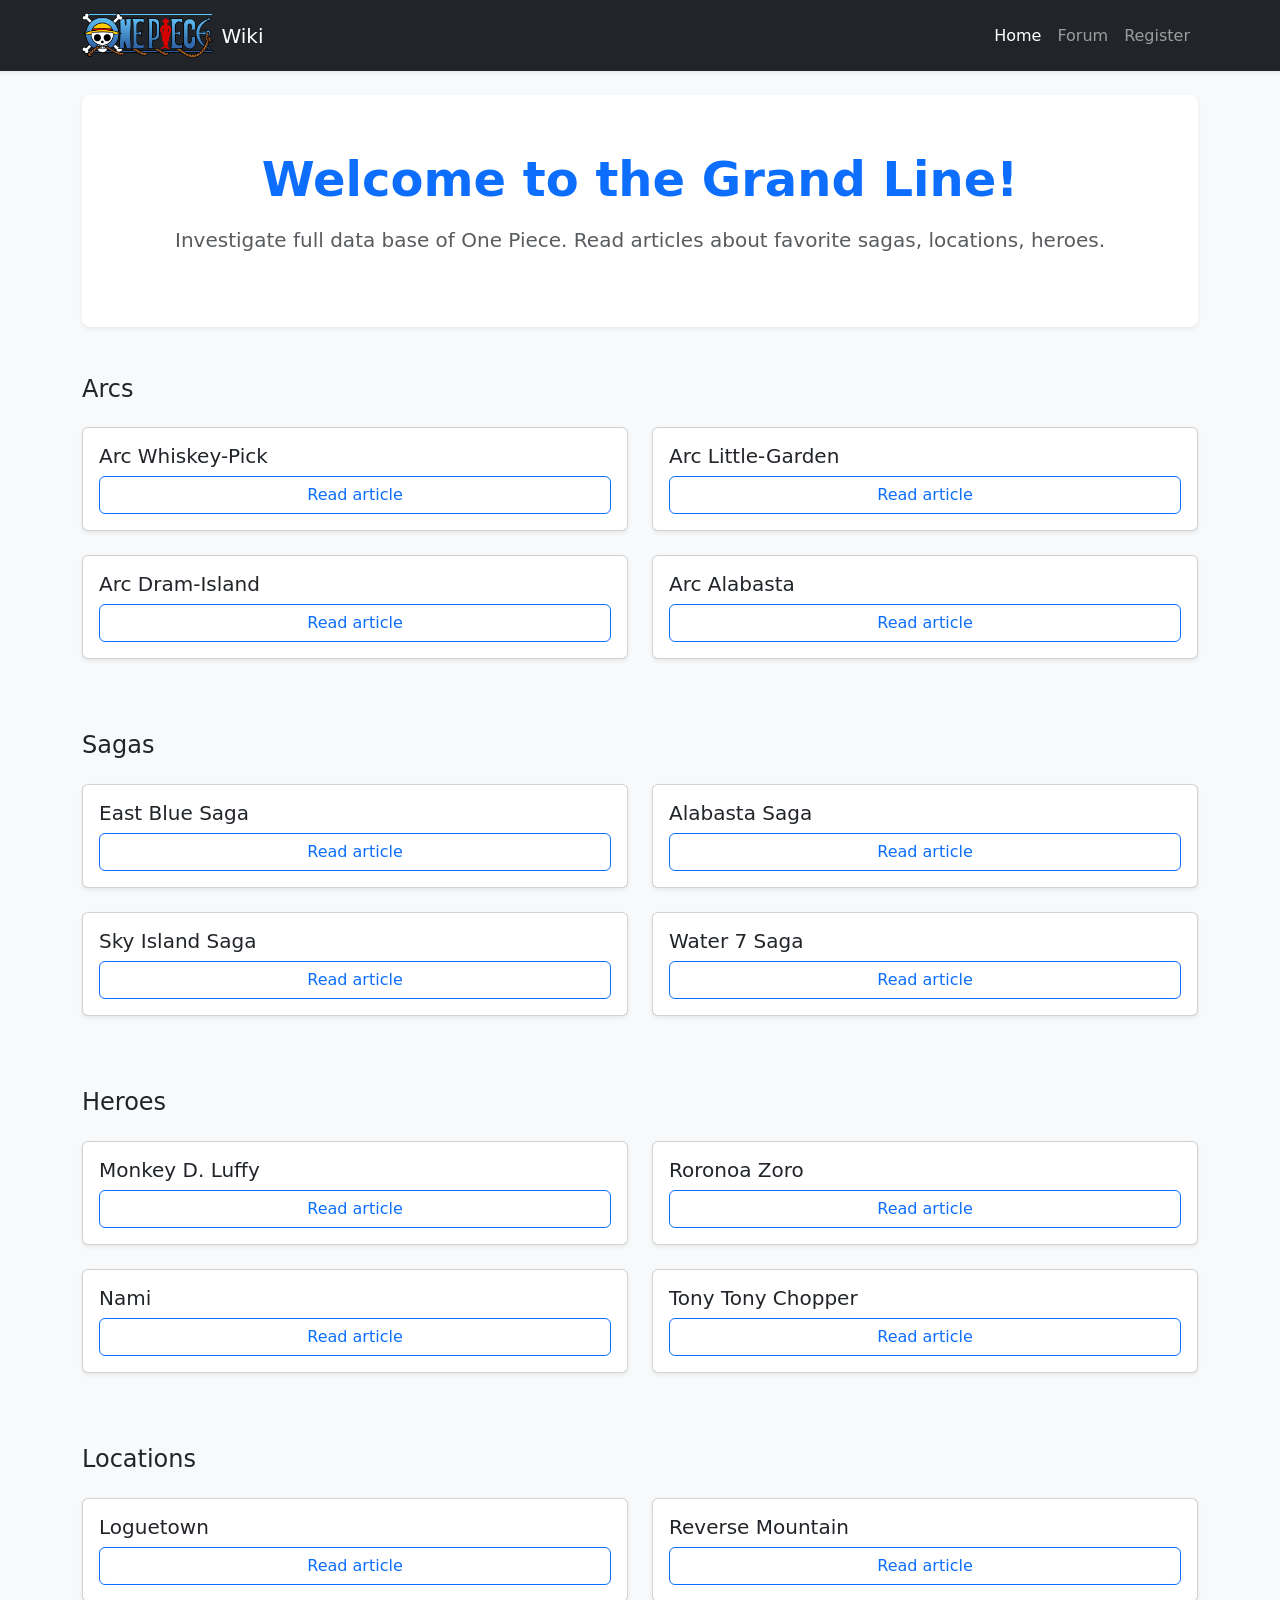
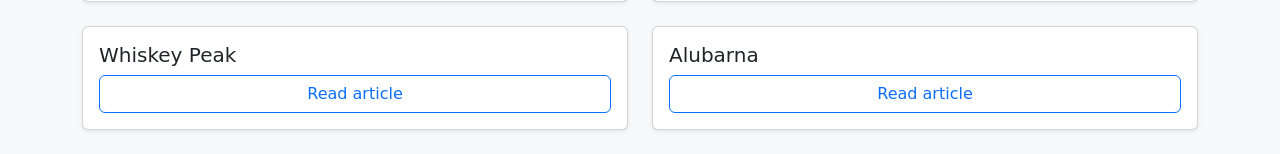
<file: index.html>
<!DOCTYPE html>
<html lang="en">
<head>
    <meta charset="UTF-8">
    <meta name="viewport" content="width=device-width, initial-scale=1.0">
    <title>One Piece Wiki</title>
    <link href="https://cdn.jsdelivr.net/npm/bootstrap@5.3.2/dist/css/bootstrap.min.css" rel="stylesheet">
    <link rel="stylesheet" href="style.css">
</head>
<body class="bg-light">
    <nav class="navbar navbar-expand-lg navbar-dark bg-dark shadow-sm">
        <div class="container">
            <a class="navbar-brand d-flex align-items-center" href="index.html">
                <img src="images/logo.png" alt="One Piece Logo" height="45" class="me-2">
                <span>Wiki</span>
            </a>
            <button class="navbar-toggler" type="button" data-bs-toggle="collapse" data-bs-target="#navbarNav">
                <span class="navbar-toggler-icon"></span>
            </button>
            <div class="collapse navbar-collapse" id="navbarNav">
                <ul class="navbar-nav ms-auto">
                    <li class="nav-item"><a class="nav-link active" href="index.html">Home</a></li>
                    <li class="nav-item"><a class="nav-link" href="forum.html">Forum</a></li>
                    <li class="nav-item"><a class="nav-link" href="register.html">Register</a></li>
                </ul>
            </div>
        </div>
    </nav>

    <main class="container mt-4 mb-5">
        <div class="p-5 mb-4 bg-white rounded-3 shadow-sm border-0">
            <div class="container-fluid py-2 text-center">
                <h1 class="display-5 fw-bold text-primary">Welcome to the Grand Line!</h1>
                <p class="fs-5 text-muted mt-3">Investigate full data base of One Piece. Read articles about favorite sagas, locations, heroes.</p>
            </div>
        </div>

        <h2 class="h4 mt-5 mb-4">Arcs</h2>
        <div class="row">
            <div class="col-md-6 mb-4">
                <div class="card h-100 shadow-sm">
                    <div class="card-body d-flex flex-column">
                        <h5 class="card-title text-dark">Arc Whiskey-Pick</h5>
                        <a href="#" class="btn btn-outline-primary mt-auto w-100">Read article</a>
                    </div>
                </div>
            </div>
            
            <div class="col-md-6 mb-4">
                <div class="card h-100 shadow-sm">
                    <div class="card-body d-flex flex-column">
                        <h5 class="card-title text-dark">Arc Little-Garden</h5>
                        <a href="#" class="btn btn-outline-primary mt-auto w-100">Read article</a>
                    </div>
                </div>
            </div>
            
            <div class="col-md-6 mb-4">
                <div class="card h-100 shadow-sm">
                    <div class="card-body d-flex flex-column">
                        <h5 class="card-title text-dark">Arc Dram-Island</h5>
                        <a href="#" class="btn btn-outline-primary mt-auto w-100">Read article</a>
                    </div>
                </div>
            </div>
            
            <div class="col-md-6 mb-4">
                <div class="card h-100 shadow-sm">
                    <div class="card-body d-flex flex-column">
                        <h5 class="card-title text-dark">Arc Alabasta</h5>
                        <a href="#" class="btn btn-outline-primary mt-auto w-100">Read article</a>
                    </div>
                </div>
            </div>
        </div>
    
        <h2 class="h4 mt-5 mb-4">Sagas</h2>
        <div class="row">
            <div class="col-md-6 mb-4">
                <div class="card h-100 shadow-sm">
                    <div class="card-body d-flex flex-column">
                        <h5 class="card-title text-dark">East Blue Saga</h5>
                        <a href="#" class="btn btn-outline-primary mt-auto w-100">Read article</a>
                    </div>
                </div>
            </div>
            <div class="col-md-6 mb-4">
                <div class="card h-100 shadow-sm">
                    <div class="card-body d-flex flex-column">
                        <h5 class="card-title text-dark">Alabasta Saga</h5>
                        <a href="alabasta.html" class="btn btn-outline-primary mt-auto w-100">Read article</a>
                    </div>
                </div>
            </div>
            <div class="col-md-6 mb-4">
                <div class="card h-100 shadow-sm">
                    <div class="card-body d-flex flex-column">
                        <h5 class="card-title text-dark">Sky Island Saga</h5>
                        <a href="#" class="btn btn-outline-primary mt-auto w-100">Read article</a>
                    </div>
                </div>
            </div>
            <div class="col-md-6 mb-4">
                <div class="card h-100 shadow-sm">
                    <div class="card-body d-flex flex-column">
                        <h5 class="card-title text-dark">Water 7 Saga</h5>
                        <a href="#" class="btn btn-outline-primary mt-auto w-100">Read article</a>
                    </div>
                </div>
            </div>
        </div>

        <h2 class="h4 mt-5 mb-4">Heroes</h2>
        <div class="row">
            <div class="col-md-6 mb-4">
                <div class="card h-100 shadow-sm">
                    <div class="card-body d-flex flex-column">
                        <h5 class="card-title text-dark">Monkey D. Luffy</h5>
                        <a href="luffy.html" class="btn btn-outline-primary mt-auto w-100">Read article</a>
                    </div>
                </div>
            </div>
            <div class="col-md-6 mb-4">
                <div class="card h-100 shadow-sm">
                    <div class="card-body d-flex flex-column">
                        <h5 class="card-title text-dark">Roronoa Zoro</h5>
                        <a href="#" class="btn btn-outline-primary mt-auto w-100">Read article</a>
                    </div>
                </div>
            </div>
            <div class="col-md-6 mb-4">
                <div class="card h-100 shadow-sm">
                    <div class="card-body d-flex flex-column">
                        <h5 class="card-title text-dark">Nami</h5>
                        <a href="#" class="btn btn-outline-primary mt-auto w-100">Read article</a>
                    </div>
                </div>
            </div>
            <div class="col-md-6 mb-4">
                <div class="card h-100 shadow-sm">
                    <div class="card-body d-flex flex-column">
                        <h5 class="card-title text-dark">Tony Tony Chopper</h5>
                        <a href="#" class="btn btn-outline-primary mt-auto w-100">Read article</a>
                    </div>
                </div>
            </div>
        </div>

        <h2 class="h4 mt-5 mb-4">Locations</h2>
        <div class="row">
            <div class="col-md-6 mb-4">
                <div class="card h-100 shadow-sm">
                    <div class="card-body d-flex flex-column">
                        <h5 class="card-title text-dark">Loguetown</h5>
                        <a href="#" class="btn btn-outline-primary mt-auto w-100">Read article</a>
                    </div>
                </div>
            </div>
            <div class="col-md-6 mb-4">
                <div class="card h-100 shadow-sm">
                    <div class="card-body d-flex flex-column">
                        <h5 class="card-title text-dark">Reverse Mountain</h5>
                        <a href="#" class="btn btn-outline-primary mt-auto w-100">Read article</a>
                    </div>
                </div>
            </div>
            <div class="col-md-6 mb-4">
                <div class="card h-100 shadow-sm">
                    <div class="card-body d-flex flex-column">
                        <h5 class="card-title text-dark">Whiskey Peak</h5>
                        <a href="#" class="btn btn-outline-primary mt-auto w-100">Read article</a>
                    </div>
                </div>
            </div>
            <div class="col-md-6 mb-4">
                <div class="card h-100 shadow-sm">
                    <div class="card-body d-flex flex-column">
                        <h5 class="card-title text-dark">Alubarna</h5>
                        <a href="#" class="btn btn-outline-primary mt-auto w-100">Read article</a>
                    </div>
                </div>
            </div>
        </div>
        
    <div id="custom-toast" style="display: none; position: fixed; bottom: 20px; right: 20px; background-color: #d05a3b; color: white; padding: 15px 25px; border-radius: 8px; box-shadow: 0 4px 12px rgba(0,0,0,0.15); z-index: 1050; font-weight: bold;">
        Oops! Article is not available now!
    </div>

    </main>
    
    <script src="https://cdn.jsdelivr.net/npm/bootstrap@5.3.2/dist/js/bootstrap.bundle.min.js"></script>
    <script src="https://code.jquery.com/jquery-3.6.0.min.js"></script>
    <script src="script.js"></script>
</body>
</html>
</file>
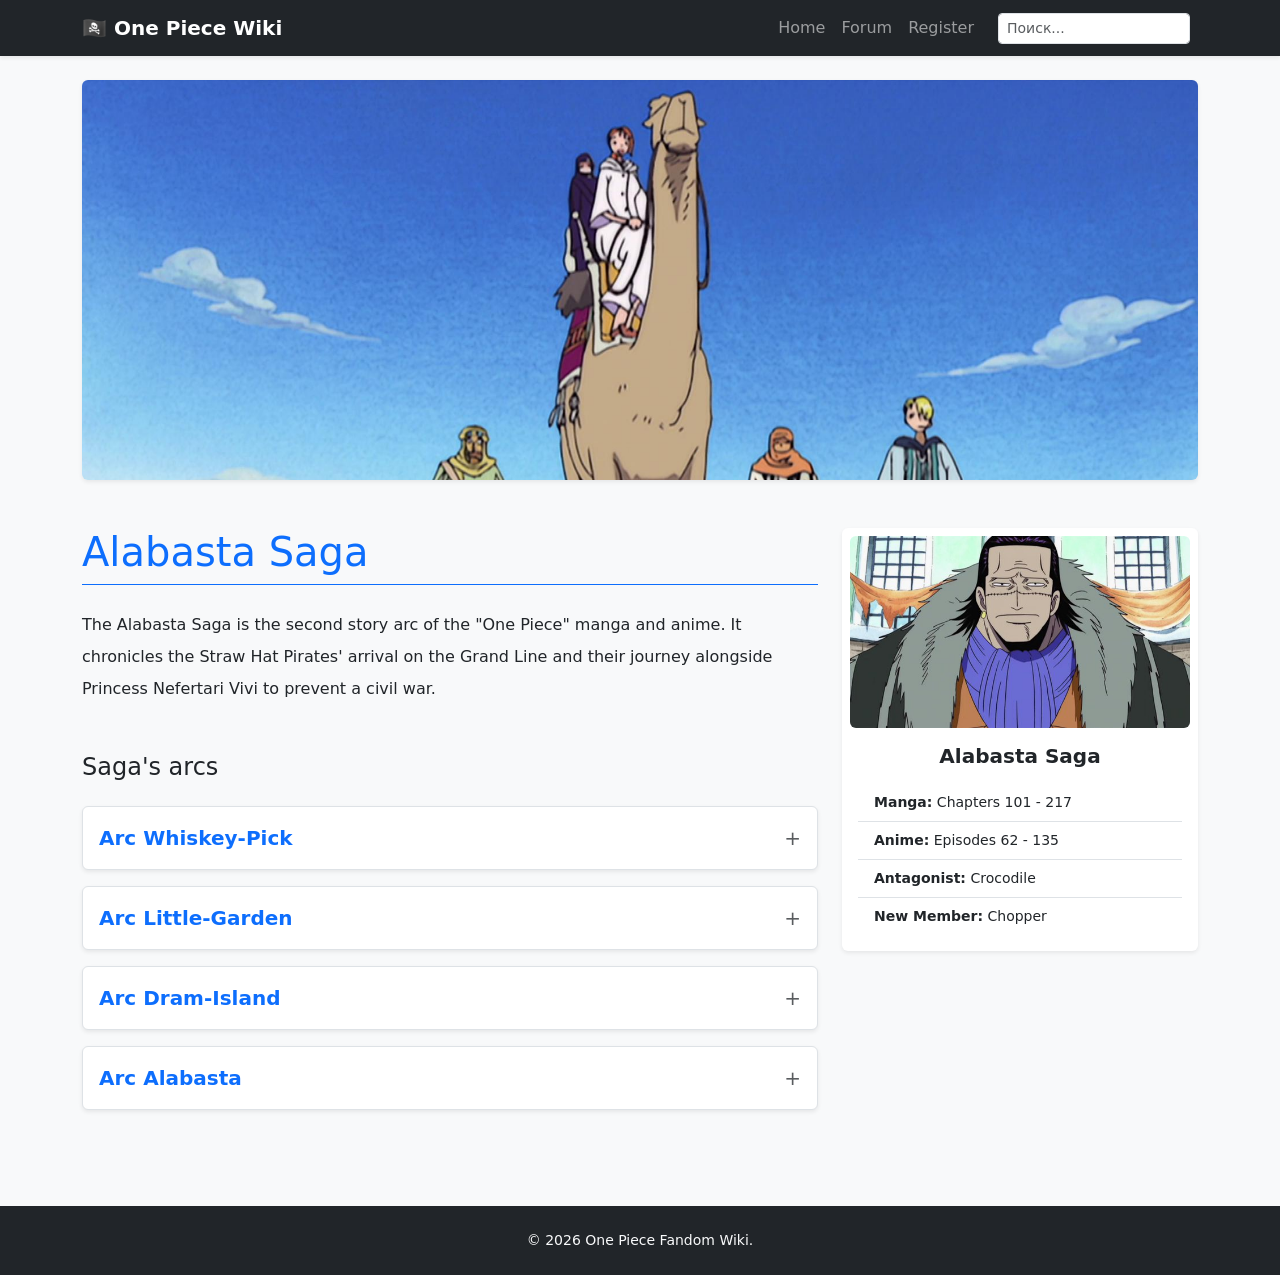
<file: alabasta.html>
<!DOCTYPE html>
<html lang="en">
<head>
    <meta charset="UTF-8">
    <meta name="viewport" content="width=device-width, initial-scale=1.0">
    <title>One Piece Wiki</title>
    <link href="https://cdn.jsdelivr.net/npm/bootstrap@5.3.2/dist/css/bootstrap.min.css" rel="stylesheet">
    <link rel="stylesheet" href="style.css">
</head>
<body class="bg-light">

    <nav class="navbar navbar-expand-lg navbar-dark bg-dark shadow-sm">
        <div class="container">
            <a class="navbar-brand fw-bold" href="index.html">🏴‍☠️ One Piece Wiki</a>
            <button class="navbar-toggler" type="button" data-bs-toggle="collapse" data-bs-target="#navbarNav">
                <span class="navbar-toggler-icon"></span>
            </button>
            <div class="collapse navbar-collapse" id="navbarNav">
                <ul class="navbar-nav ms-auto">
                    <li class="nav-item"><a class="nav-link" href="index.html">Home</a></li>
                    <li class="nav-item"><a class="nav-link" href="forum.html">Forum</a></li>
                    <li class="nav-item"><a class="nav-link" href="register.html">Register</a></li>
                </ul>
                <form class="d-flex ms-3">
                    <input class="form-control me-2 form-control-sm" type="search" placeholder="Поиск...">
                </form>
            </div>
        </div>
    </nav>

    <main class="container mt-4 mb-5">
        
        <div id="alabastaCarousel" class="carousel slide mb-5 shadow-sm rounded overflow-hidden" data-bs-ride="carousel">
            <div class="carousel-inner">
                <div class="carousel-item active">
                    <img src="images/alabasta.jpg" class="d-block w-100 carousel-img" alt="Пустыня Алабасты" style="height: 400px; object-fit: cover;">
                </div>
            </div>
        </div>

        <div class="row">
            
            <div class="col-lg-8">
                <h1 class="mb-4 text-primary border-bottom border-primary pb-2">Alabasta Saga</h1>
                <p class="mb-4 lh-lg">The Alabasta Saga is the second story arc of the "One Piece" manga and anime. It chronicles the Straw Hat Pirates' arrival on the Grand Line and their journey alongside Princess Nefertari Vivi to prevent a civil war.</p>
                
                <h2 class="h4 mt-5 mb-4">Saga's arcs</h2>
                
                <div class="custom-accordion mb-5" id="sagasAccordion">
                    
                    <div class="accordion-item bg-white shadow-sm mb-3 rounded border">
                        <div class="accordion-header d-flex justify-content-between align-items-center p-3" style="cursor: pointer;">
                            <h5 class="m-0 text-primary fw-bold">Arc Whiskey-Pick</h5>
                            <span class="fs-5 toggle-icon text-muted">+</span>
                        </div>
                        <div class="accordion-content" style="display: none;">
                            <div class="p-3 border-top text-muted small">
                                Meeting the Baroque Works bounty hunters and the revelation of Vivi's true identity.
                                <div class="mt-3">
                                    <a href="#" class="btn btn-outline-primary w-100 btn-sm">Read article</a>
                                </div>
                            </div>
                        </div>
                    </div>

                    <div class="accordion-item bg-white shadow-sm mb-3 rounded border">
                        <div class="accordion-header d-flex justify-content-between align-items-center p-3" style="cursor: pointer;">
                            <h5 class="m-0 text-primary fw-bold">Arc Little-Garden</h5>
                            <span class="fs-5 toggle-icon text-muted">+</span>
                        </div>
                        <div class="accordion-content" style="display: none;">
                            <div class="p-3 border-top text-muted small">
                                A prehistoric island where the crew encounters two battling giants, Dorry and Brogy.
                                <div class="mt-3">
                                    <a href="#" class="btn btn-outline-primary w-100 btn-sm">Read article</a>
                                </div>
                            </div>
                        </div>
                    </div>

                    <div class="accordion-item bg-white shadow-sm mb-3 rounded border">
                        <div class="accordion-header d-flex justify-content-between align-items-center p-3" style="cursor: pointer;">
                            <h5 class="m-0 text-primary fw-bold">Arc Dram-Island</h5>
                            <span class="fs-5 toggle-icon text-muted">+</span>
                        </div>
                        <div class="accordion-content" style="display: none;">
                            <div class="p-3 border-top text-muted small">
                                Winter Island. Tony Tony Chopper, a doctor, joins the Straw Hat Pirates.
                                <div class="mt-3">
                                    <a href="#" class="btn btn-outline-primary w-100 btn-sm">Read article</a>
                                </div>
                            </div>
                        </div>
                    </div>

                    <div class="accordion-item bg-white shadow-sm mb-3 rounded border">
                        <div class="accordion-header d-flex justify-content-between align-items-center p-3" style="cursor: pointer;">
                            <h5 class="m-0 text-primary fw-bold">Arc Alabasta</h5>
                            <span class="fs-5 toggle-icon text-muted">+</span>
                        </div>
                        <div class="accordion-content" style="display: none;">
                            <div class="p-3 border-top text-muted small">
                                The climax of the saga. A massive battle against Crocodile in the desert kingdom.
                                <div class="mt-3">
                                    <a href="alabasta.html" class="btn btn-primary w-100 btn-sm">Read article</a>
                                </div>
                            </div>
                        </div>
                    </div>

                </div>
            </div>

            <div class="col-lg-4">
                <aside class="card shadow-sm mb-4 border-0 bg-white">
                    <div class="p-2">
                        <img src="images/crocodile.jpg" class="card-img-top rounded" alt="Постер саги">
                    </div>
                    <div class="card-body pt-2">
                        <h3 class="card-title h5 text-center mb-3 fw-bold">Alabasta Saga</h3>
                        <ul class="list-group list-group-flush small">
                            <li class="list-group-item"><strong>Manga:</strong> Chapters 101 - 217</li>
                            <li class="list-group-item"><strong>Anime:</strong> Episodes 62 - 135</li>
                            <li class="list-group-item"><strong>Antagonist:</strong> Crocodile</li>
                            <li class="list-group-item"><strong>New Member:</strong> Chopper</li>
                        </ul>
                    </div>
                </aside>
            </div>
            
        </div>
    
    <div id="custom-toast" style="display: none; position: fixed; bottom: 20px; right: 20px; background-color: #d05a3b; color: white; padding: 15px 25px; border-radius: 8px; box-shadow: 0 4px 12px rgba(0,0,0,0.15); z-index: 1050; font-weight: bold;">
        Oops! Article is not available now!
    </div>
    
    </main>

    <footer class="bg-dark text-center py-4 mt-auto text-light">
        <p class="mb-0 small">&copy; 2026 One Piece Fandom Wiki.</p>
    </footer>

    <script src="https://cdn.jsdelivr.net/npm/bootstrap@5.3.2/dist/js/bootstrap.bundle.min.js"></script>
    <script src="https://code.jquery.com/jquery-3.6.0.min.js"></script>
    <script src="script.js"></script>
</body>
</html>
</file>
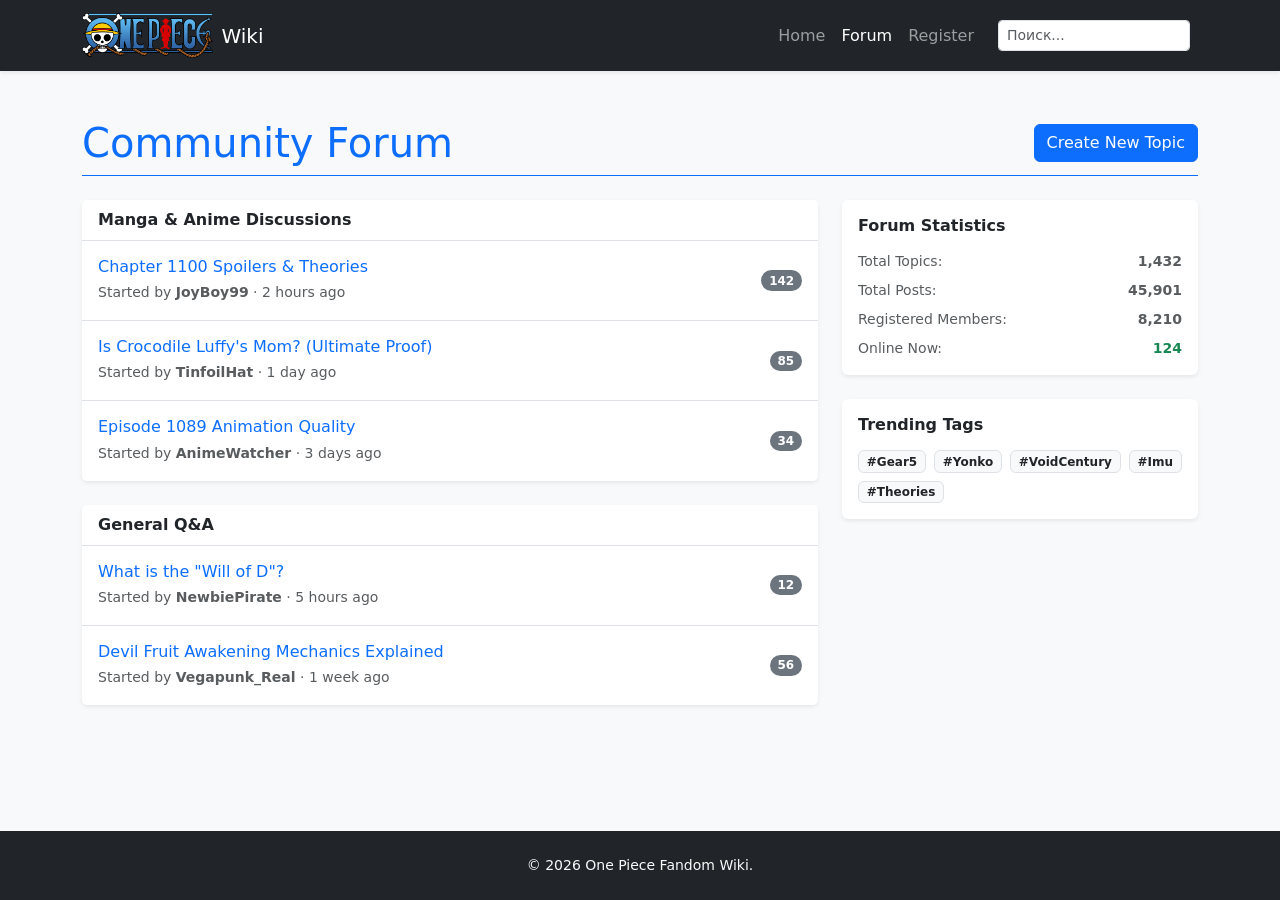
<file: forum.html>
<!DOCTYPE html>
<html lang="en">
<head>
    <meta charset="UTF-8">
    <meta name="viewport" content="width=device-width, initial-scale=1.0">
    <title>One Piece Wiki</title>
    <link href="https://cdn.jsdelivr.net/npm/bootstrap@5.3.2/dist/css/bootstrap.min.css" rel="stylesheet">
    <link rel="stylesheet" href="style.css">
</head>
<body class="bg-light">

    <nav class="navbar navbar-expand-lg navbar-dark bg-dark shadow-sm">
        <div class="container">
            <a class="navbar-brand d-flex align-items-center" href="index.html">
                <img src="images/logo.png" alt="One Piece Logo" height="45" class="me-2">
                <span>Wiki</span>
            </a>
            <button class="navbar-toggler" type="button" data-bs-toggle="collapse" data-bs-target="#navbarNav">
                <span class="navbar-toggler-icon"></span>
            </button>
            <div class="collapse navbar-collapse" id="navbarNav">
                <ul class="navbar-nav ms-auto">
                    <li class="nav-item"><a class="nav-link" href="index.html">Home</a></li>
                    <li class="nav-item"><a class="nav-link active" href="forum.html">Forum</a></li>
                    <li class="nav-item"><a class="nav-link" href="register.html">Register</a></li>
                </ul>
                <form class="d-flex ms-3">
                    <input class="form-control me-2 form-control-sm" type="search" placeholder="Поиск...">
                </form>
            </div>
        </div>
    </nav>

    <main class="container mt-5 mb-5">
        <div class="row">
            <div class="col-12">
                <div class="d-flex justify-content-between align-items-center mb-4 border-bottom border-primary pb-2">
                    <h1 class="text-primary m-0">Community Forum</h1>
                    <button class="btn btn-primary" id="createNewTopicBtn" data-bs-toggle="modal" data-bs-target="#newTopicModal">Create New Topic</button>
                </div>
            </div>
        </div>

        <div class="row">
            <div class="col-lg-8">
                <div class="card shadow-sm mb-4 border-0">
                    <div class="card-header bg-white border-bottom fw-bold text-dark">
                        Manga & Anime Discussions
                    </div>
                    <div class="list-group list-group-flush">
                        <a href="#" class="list-group-item list-group-item-action d-flex justify-content-between align-items-center py-3">
                            <div>
                                <h6 class="mb-1 text-primary">Chapter 1100 Spoilers & Theories</h6>
                                <small class="text-muted">Started by <strong>JoyBoy99</strong> · 2 hours ago</small>
                            </div>
                            <span class="badge bg-secondary rounded-pill">142</span>
                        </a>
                        <a href="#" class="list-group-item list-group-item-action d-flex justify-content-between align-items-center py-3">
                            <div>
                                <h6 class="mb-1 text-primary">Is Crocodile Luffy's Mom? (Ultimate Proof)</h6>
                                <small class="text-muted">Started by <strong>TinfoilHat</strong> · 1 day ago</small>
                            </div>
                            <span class="badge bg-secondary rounded-pill">85</span>
                        </a>
                        <a href="#" class="list-group-item list-group-item-action d-flex justify-content-between align-items-center py-3">
                            <div>
                                <h6 class="mb-1 text-primary">Episode 1089 Animation Quality</h6>
                                <small class="text-muted">Started by <strong>AnimeWatcher</strong> · 3 days ago</small>
                            </div>
                            <span class="badge bg-secondary rounded-pill">34</span>
                        </a>
                    </div>
                </div>

                <div class="card shadow-sm mb-4 border-0">
                    <div class="card-header bg-white border-bottom fw-bold text-dark">
                        General Q&A
                    </div>
                    <div class="list-group list-group-flush">
                        <a href="#" class="list-group-item list-group-item-action d-flex justify-content-between align-items-center py-3">
                            <div>
                                <h6 class="mb-1 text-primary">What is the "Will of D"?</h6>
                                <small class="text-muted">Started by <strong>NewbiePirate</strong> · 5 hours ago</small>
                            </div>
                            <span class="badge bg-secondary rounded-pill">12</span>
                        </a>
                        <a href="#" class="list-group-item list-group-item-action d-flex justify-content-between align-items-center py-3">
                            <div>
                                <h6 class="mb-1 text-primary">Devil Fruit Awakening Mechanics Explained</h6>
                                <small class="text-muted">Started by <strong>Vegapunk_Real</strong> · 1 week ago</small>
                            </div>
                            <span class="badge bg-secondary rounded-pill">56</span>
                        </a>
                    </div>
                </div>
            </div>

            <div class="col-lg-4">
                <div class="card shadow-sm mb-4 border-0">
                    <div class="card-body">
                        <h5 class="card-title h6 fw-bold mb-3">Forum Statistics</h5>
                        <ul class="list-unstyled mb-0 small text-muted">
                            <li class="d-flex justify-content-between mb-2"><span>Total Topics:</span> <strong>1,432</strong></li>
                            <li class="d-flex justify-content-between mb-2"><span>Total Posts:</span> <strong>45,901</strong></li>
                            <li class="d-flex justify-content-between mb-2"><span>Registered Members:</span> <strong>8,210</strong></li>
                            <li class="d-flex justify-content-between"><span>Online Now:</span> <strong class="text-success">124</strong></li>
                        </ul>
                    </div>
                </div>

                <div class="card shadow-sm border-0">
                    <div class="card-body">
                        <h5 class="card-title h6 fw-bold mb-3">Trending Tags</h5>
                        <div class="d-flex flex-wrap gap-2">
                            <span class="badge bg-light text-dark border">#Gear5</span>
                            <span class="badge bg-light text-dark border">#Yonko</span>
                            <span class="badge bg-light text-dark border">#VoidCentury</span>
                            <span class="badge bg-light text-dark border">#Imu</span>
                            <span class="badge bg-light text-dark border">#Theories</span>
                        </div>
                    </div>
                </div>
            </div>
        </div>
    </main>

    <div class="modal fade" id="newTopicModal" tabindex="-1" aria-labelledby="newTopicModalLabel" aria-hidden="true">
        <div class="modal-dialog modal-lg">
            <div class="modal-content border-0 shadow">
                <div class="modal-header bg-light border-bottom-0">
                    <h5 class="modal-title text-primary fw-bold" id="newTopicModalLabel">Create a New Topic</h5>
                    <button type="button" class="btn-close" data-bs-dismiss="modal" aria-label="Close"></button>
                </div>
                <div class="modal-body p-4">
                    <form id="newTopicForm">
                        <div class="mb-3">
                            <label for="topicTitle" class="form-label fw-semibold">Topic Title</label>
                            <input type="text" class="form-control" id="topicTitle" placeholder="Keep it clear and concise..." required>
                        </div>
                        <div class="mb-3">
                            <label for="topicCategory" class="form-label fw-semibold">Category</label>
                            <select class="form-select" id="topicCategory" required>
                                <option value="" selected disabled>Select category</option>
                                <option value="manga">Manga & Anime Discussions</option>
                                <option value="theories">Theories & Speculations</option>
                                <option value="qa">General Q&A</option>
                            </select>
                        </div>
                        <div class="mb-4">
                            <label for="topicContent" class="form-label fw-semibold">Message</label>
                            <textarea class="form-control" id="topicContent" rows="6" placeholder="What's on your mind?" required></textarea>
                        </div>
                    </form>
                </div>
                <div class="modal-footer border-top-0 bg-light">
                    <button type="button" class="btn btn-outline-secondary" data-bs-dismiss="modal">Cancel</button>
                    <button type="button" class="btn btn-primary px-4" id="submitTopicBtn">Post Topic</button>
                </div>
            </div>
        </div>
    </div>

    <footer class="bg-dark text-center py-4 mt-auto text-light">
        <p class="mb-0 small">&copy; 2026 One Piece Fandom Wiki.</p>
    </footer>

    <script src="https://cdn.jsdelivr.net/npm/bootstrap@5.3.2/dist/js/bootstrap.bundle.min.js"></script>
    <script src="https://code.jquery.com/jquery-3.6.0.min.js"></script>
    <script src="script.js"></script>
</body>
</html>
</file>
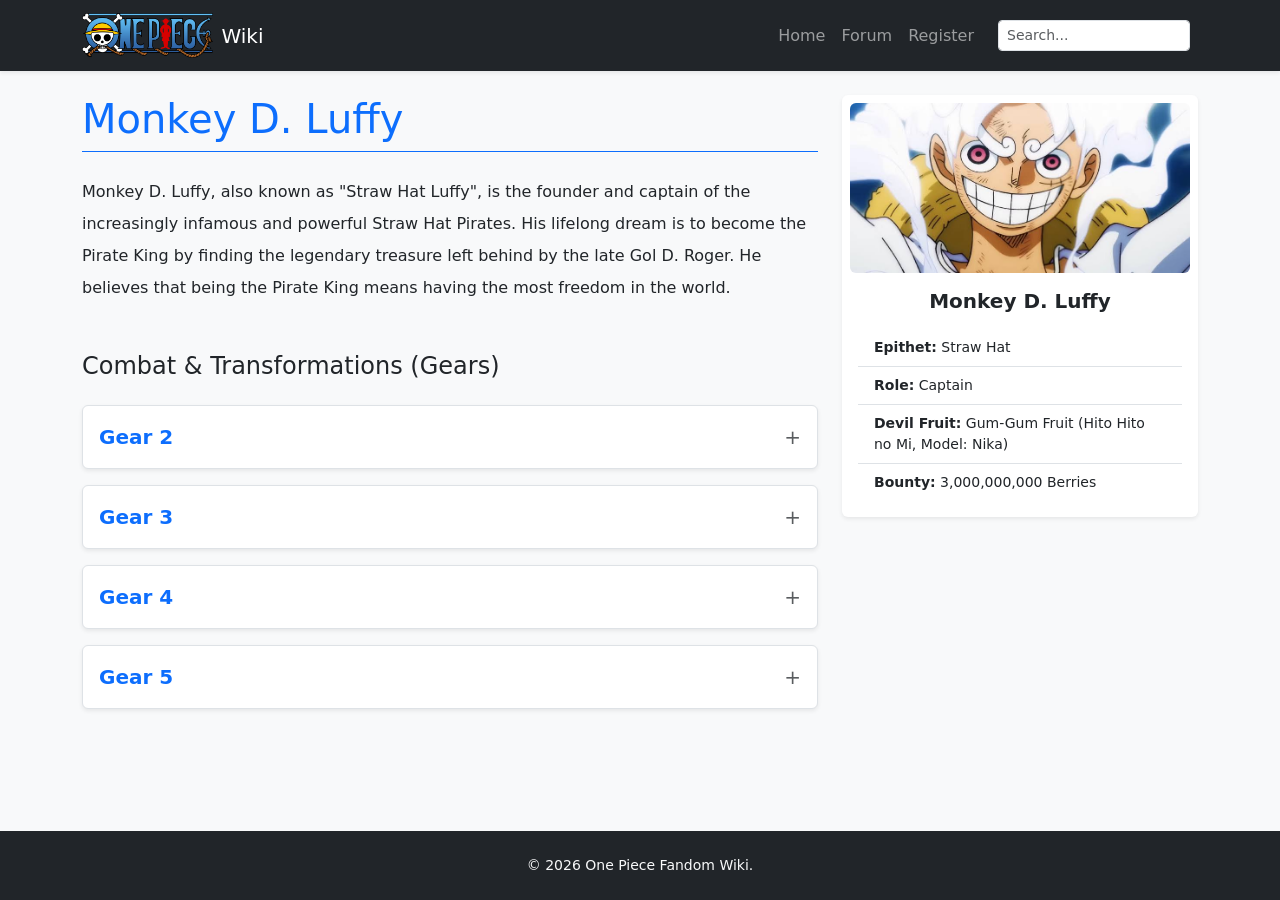
<file: luffy.html>
<!DOCTYPE html>
<html lang="en">
<head>
    <meta charset="UTF-8">
    <meta name="viewport" content="width=device-width, initial-scale=1.0">
    <title>One Piece Wiki</title>
    <link href="https://cdn.jsdelivr.net/npm/bootstrap@5.3.2/dist/css/bootstrap.min.css" rel="stylesheet">
    <link rel="stylesheet" href="style.css">
</head>
<body class="bg-light">
    
    <nav class="navbar navbar-expand-lg navbar-dark bg-dark shadow-sm">
        <div class="container">
            <a class="navbar-brand d-flex align-items-center" href="index.html">
                <img src="images/logo.png" alt="One Piece Logo" height="45" class="me-2">
                <span>Wiki</span>
            </a>
            <button class="navbar-toggler" type="button" data-bs-toggle="collapse" data-bs-target="#navbarNav">
                <span class="navbar-toggler-icon"></span>
            </button>
            <div class="collapse navbar-collapse" id="navbarNav">
                <ul class="navbar-nav ms-auto">
                    <li class="nav-item"><a class="nav-link" href="index.html">Home</a></li>
                    <li class="nav-item"><a class="nav-link" href="forum.html">Forum</a></li>
                    <li class="nav-item"><a class="nav-link" href="register.html">Register</a></li>
                </ul>
                <form class="d-flex ms-3">
                    <input class="form-control me-2 form-control-sm" type="search" placeholder="Search...">
                </form>
            </div>
        </div>
    </nav>

    <main class="container mt-4 mb-5">
        <div class="row">
            
            <div class="col-lg-8">
                <h1 class="mb-4 text-primary border-bottom border-primary pb-2">Monkey D. Luffy</h1>
                <p class="mb-4 lh-lg">Monkey D. Luffy, also known as "Straw Hat Luffy", is the founder and captain of the increasingly infamous and powerful Straw Hat Pirates. His lifelong dream is to become the Pirate King by finding the legendary treasure left behind by the late Gol D. Roger. He believes that being the Pirate King means having the most freedom in the world.</p>
                
                <h2 class="h4 mt-5 mb-4">Combat & Transformations (Gears)</h2>
                
                <div class="custom-accordion mb-5" id="gearsAccordion">
                    
                    <div class="accordion-item bg-white shadow-sm mb-3 rounded border">
                        <div class="accordion-header d-flex justify-content-between align-items-center p-3" style="cursor: pointer;">
                            <h5 class="m-0 text-primary fw-bold">Gear 2</h5>
                            <span class="fs-5 toggle-icon text-muted">+</span>
                        </div>
                        <div class="accordion-content" style="display: none;">
                            <div class="p-3 border-top text-muted small">
                                This technique involves Luffy speeding up the blood flow in all or selected body parts, providing him with much more speed and power.
                                <div class="mt-3">
                                    <a href="#" class="btn btn-outline-primary w-100 btn-sm">Read article</a>
                                </div>
                            </div>
                        </div>
                    </div>

                    <div class="accordion-item bg-white shadow-sm mb-3 rounded border">
                        <div class="accordion-header d-flex justify-content-between align-items-center p-3" style="cursor: pointer;">
                            <h5 class="m-0 text-primary fw-bold">Gear 3</h5>
                            <span class="fs-5 toggle-icon text-muted">+</span>
                        </div>
                        <div class="accordion-content" style="display: none;">
                            <div class="p-3 border-top text-muted small">
                                Luffy bites his thumb and blows air into his bones, inflating his body parts to massive proportions, giving his attacks the power of a giant.
                                <div class="mt-3">
                                    <a href="#" class="btn btn-outline-primary w-100 btn-sm">Read article</a>
                                </div>
                            </div>
                        </div>
                    </div>

                    <div class="accordion-item bg-white shadow-sm mb-3 rounded border">
                        <div class="accordion-header d-flex justify-content-between align-items-center p-3" style="cursor: pointer;">
                            <h5 class="m-0 text-primary fw-bold">Gear 4</h5>
                            <span class="fs-5 toggle-icon text-muted">+</span>
                        </div>
                        <div class="accordion-content" style="display: none;">
                            <div class="p-3 border-top text-muted small">
                                Coating his arms in Busoshoku Haki before biting into his forearm, Luffy inflates his muscular structure, increasing his elasticity and tension to incredible extremes.
                                <div class="mt-3">
                                    <a href="#" class="btn btn-outline-primary w-100 btn-sm">Read article</a>
                                </div>
                            </div>
                        </div>
                    </div>

                    <div class="accordion-item bg-white shadow-sm mb-3 rounded border">
                        <div class="accordion-header d-flex justify-content-between align-items-center p-3" style="cursor: pointer;">
                            <h5 class="m-0 text-primary fw-bold">Gear 5</h5>
                            <span class="fs-5 toggle-icon text-muted">+</span>
                        </div>
                        <div class="accordion-content" style="display: none;">
                            <div class="p-3 border-top text-muted small">
                                The awakened form of the Hito Hito no Mi, Model: Nika. It grants Luffy unparalleled freedom in combat, allowing him to fight however he pleases and turn his surroundings into rubber.
                                <div class="mt-3">
                                    <a href="#" class="btn btn-outline-primary w-100 btn-sm">Read article</a>
                                </div>
                            </div>
                        </div>
                    </div>
                </div>
            </div>

            <div class="col-lg-4">
                <aside class="card shadow-sm mb-4 border-0 bg-white">
                    <div class="p-2">
                        <img src="images/luffy.jpg" class="card-img-top rounded" alt="Monkey D. Luffy">
                    </div>
                    <div class="card-body pt-2">
                        <h3 class="card-title h5 text-center mb-3 fw-bold">Monkey D. Luffy</h3>
                        <ul class="list-group list-group-flush small">
                            <li class="list-group-item"><strong>Epithet:</strong> Straw Hat</li>
                            <li class="list-group-item"><strong>Role:</strong> Captain</li>
                            <li class="list-group-item"><strong>Devil Fruit:</strong> Gum-Gum Fruit (Hito Hito no Mi, Model: Nika)</li>
                            <li class="list-group-item"><strong>Bounty:</strong> 3,000,000,000 Berries</li>
                        </ul>
                    </div>
                </aside>
            </div>
            
        </div>

        <div id="custom-toast" style="display: none; position: fixed; bottom: 20px; right: 20px; background-color: #d05a3b; color: white; padding: 15px 25px; border-radius: 8px; box-shadow: 0 4px 12px rgba(0,0,0,0.15); z-index: 1050; font-weight: bold;">
            Oops! Article is not available now!
        </div>
        
    </main>

    <footer class="bg-dark text-center py-4 mt-auto text-light">
        <p class="mb-0 small">&copy; 2026 One Piece Fandom Wiki.</p>
    </footer>

    <script src="https://cdn.jsdelivr.net/npm/bootstrap@5.3.2/dist/js/bootstrap.bundle.min.js"></script>
    <script src="https://code.jquery.com/jquery-3.6.0.min.js"></script>
    <script src="script.js"></script>
</body>
</html>
</file>
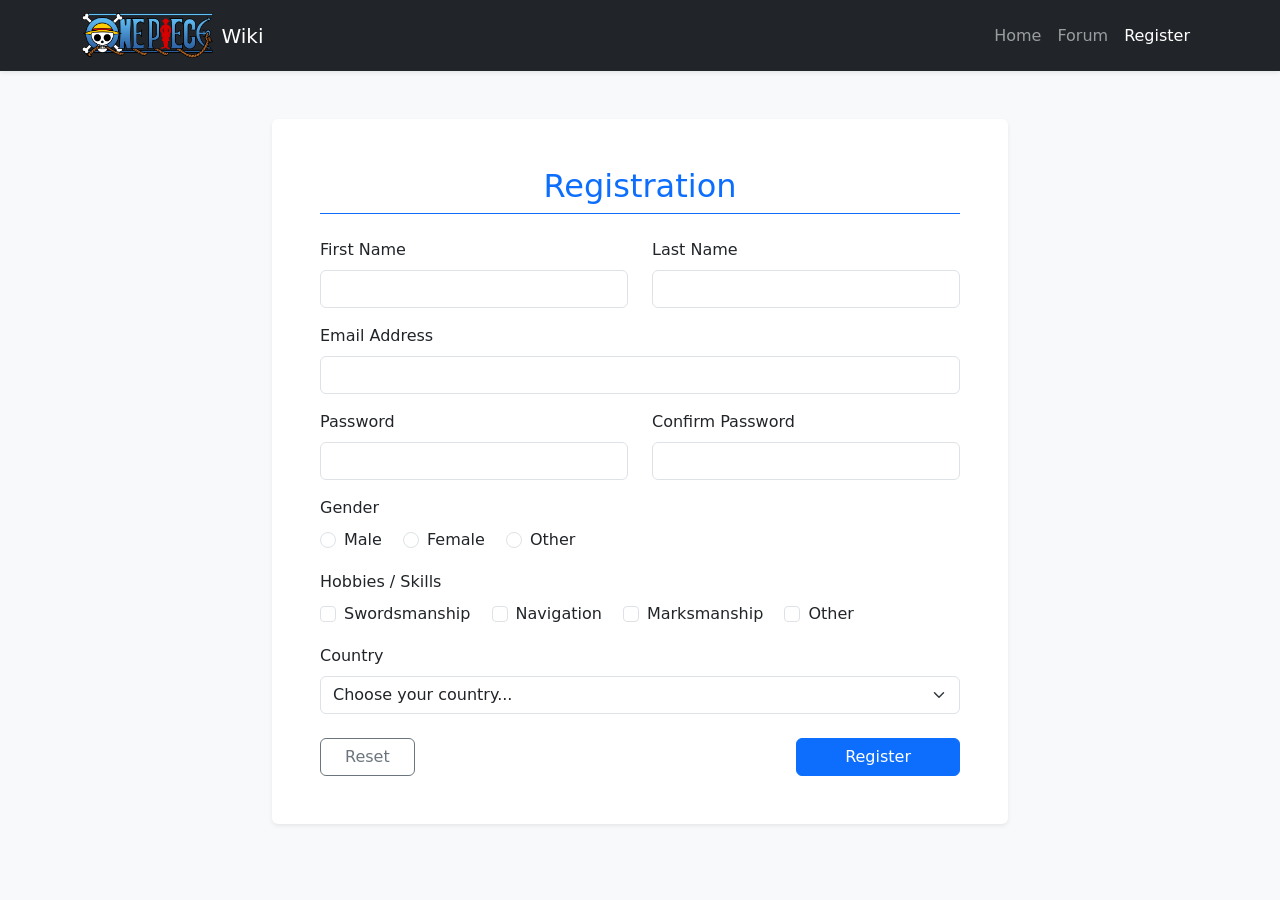
<file: register.html>
<!DOCTYPE html>
<html lang="en">
<head>
    <meta charset="UTF-8">
    <meta name="viewport" content="width=device-width, initial-scale=1.0">
    <title>One Piece Wiki</title>
    <link href="https://cdn.jsdelivr.net/npm/bootstrap@5.3.2/dist/css/bootstrap.min.css" rel="stylesheet">
    <link rel="stylesheet" href="style.css">
</head>
<body class="bg-light">
    <nav class="navbar navbar-expand-lg navbar-dark bg-dark shadow-sm">
        <div class="container">
            <a class="navbar-brand d-flex align-items-center" href="index.html">
                <img src="images/logo.png" alt="One Piece Logo" height="45" class="me-2">
                <span>Wiki</span>
            </a>
            <button class="navbar-toggler" type="button" data-bs-toggle="collapse" data-bs-target="#navbarNav">
                <span class="navbar-toggler-icon"></span>
            </button>
            <div class="collapse navbar-collapse" id="navbarNav">
                <ul class="navbar-nav ms-auto">
                    <li class="nav-item"><a class="nav-link" href="index.html">Home</a></li>
                    <li class="nav-item"><a class="nav-link" href="forum.html">Forum</a></li>
                    <li class="nav-item"><a class="nav-link active" href="register.html">Register</a></li>
                </ul>
            </div>
        </div>
    </nav>

    <main class="container mt-5 mb-5">
        <div class="row justify-content-center">
            <div class="col-md-10 col-lg-8">
                <div class="card shadow-sm border-0">
                    <div class="card-body p-5">
                        <h2 class="text-center mb-4 text-primary border-bottom border-primary pb-2">Registration</h2>
                        <form id="registrationForm" class="needs-validation" novalidate>
                            <div class="row">
                                <div class="col-md-6 mb-3">
                                    <label for="firstName" class="form-label">First Name</label>
                                    <input type="text" class="form-control" id="firstName" required minlength="2" maxlength="30">
                                    <div class="valid-feedback">Looks good!</div>
                                    <div class="invalid-feedback">Please enter your first name.</div>
                                </div>
                                <div class="col-md-6 mb-3">
                                    <label for="lastName" class="form-label">Last Name</label>
                                    <input type="text" class="form-control" id="lastName" required minlength="2" maxlength="30">
                                    <div class="valid-feedback">Looks good!</div>
                                    <div class="invalid-feedback">Please enter your last name.</div>
                                </div>
                            </div>
                            <div class="mb-3">
                                <label for="email" class="form-label">Email Address</label>
                                <input type="email" class="form-control" id="email" required>
                                <div class="valid-feedback">Looks good!</div>
                                <div class="invalid-feedback">Please provide a valid email address.</div>
                            </div>
                            <div class="row">
                                <div class="col-md-6 mb-3">
                                    <label for="password" class="form-label">Password</label>
                                    <input type="password" class="form-control" id="password" required minlength="8">
                                    <div class="invalid-feedback">Password must be at least 8 characters long.</div>
                                </div>
                                <div class="col-md-6 mb-3">
                                    <label for="confirmPassword" class="form-label">Confirm Password</label>
                                    <input type="password" class="form-control" id="confirmPassword" required minlength="8">
                                    <div class="invalid-feedback">Please confirm your password.</div>
                                </div>
                            </div>
                            <div class="mb-3">
                                <label class="form-label d-block">Gender</label>
                                <div class="form-check form-check-inline">
                                    <input class="form-check-input" type="radio" name="genderOptions" id="genderMale" value="male" required>
                                    <label class="form-check-label" for="genderMale">Male</label>
                                </div>
                                <div class="form-check form-check-inline">
                                    <input class="form-check-input" type="radio" name="genderOptions" id="genderFemale" value="female" required>
                                    <label class="form-check-label" for="genderFemale">Female</label>
                                </div>
                                <div class="form-check form-check-inline">
                                    <input class="form-check-input" type="radio" name="genderOptions" id="genderOther" value="other" required>
                                    <label class="form-check-label" for="genderOther">Other</label>
                                </div>
                            </div>
                            <div class="mb-3">
                                <label class="form-label d-block">Hobbies / Skills</label>
                                <div class="form-check form-check-inline">
                                    <input class="form-check-input" type="checkbox" id="hobbySwordsman" value="swordsman">
                                    <label class="form-check-label" for="hobbySwordsman">Swordsmanship</label>
                                </div>
                                <div class="form-check form-check-inline">
                                    <input class="form-check-input" type="checkbox" id="hobbyNavigator" value="navigator">
                                    <label class="form-check-label" for="hobbyNavigator">Navigation</label>
                                </div>
                                <div class="form-check form-check-inline">
                                    <input class="form-check-input" type="checkbox" id="hobbySniper" value="sniper">
                                    <label class="form-check-label" for="hobbySniper">Marksmanship</label>
                                </div>
                                <div class="form-check form-check-inline">
                                    <input class="form-check-input" type="checkbox" id="hobbyOther" value="other">
                                    <label class="form-check-label" for="hobbyOther">Other</label>
                                </div>
                            </div>
                            <div class="mb-4">
                                <label for="country" class="form-label">Country</label>
                                <select class="form-select" id="country" required>
                                    <option selected disabled value="">Choose your country...</option>
                                    <option value="kaz">Kazakhstan</option>
                                    <option value="us">United States</option>
                                    <option value="uk">United Kingdom</option>
                                    <option value="rus">Russia</option>
                                    <option value="chn">China</option>
                                    <option value="ger">Germany</option>
                                </select>
                                <div class="invalid-feedback">Please select a valid counrty.</div>
                            </div>
                            <div class="d-flex justify-content-between mt-4">
                                <button type="reset" class="btn btn-outline-secondary px-4">Reset</button>
                                <button type="submit" class="btn btn-primary px-5">Register</button>
                            </div>
                        </form>
                    </div>
                </div>
            </div>
        </div>
    </main>

    <script src="https://cdn.jsdelivr.net/npm/bootstrap@5.3.2/dist/js/bootstrap.bundle.min.js"></script>
    <script src="https://code.jquery.com/jquery-3.6.0.min.js"></script>
    <script src="script.js"></script>
</body>
</html>
</file>
<file: style.css>
html, body {
    height: 100%;
    margin: 0;
}

body {
    display: flex;
    flex-direction: column;
    min-height: 100vh;
}

main {
    flex: 1;
}

.carousel-img {
    aspect-ratio: 21/9;
    max-height: 550px;
    object-fit: cover;
    object-position: top;
}

.card {
    transition: transform 0.3s ease, box-shadow 0.3s ease;
}

.card:hover {
    transform: translateY(-5px);
    box-shadow: 0 10px 20px rgba(0,0,0,0.1) !important;
}
</file>
